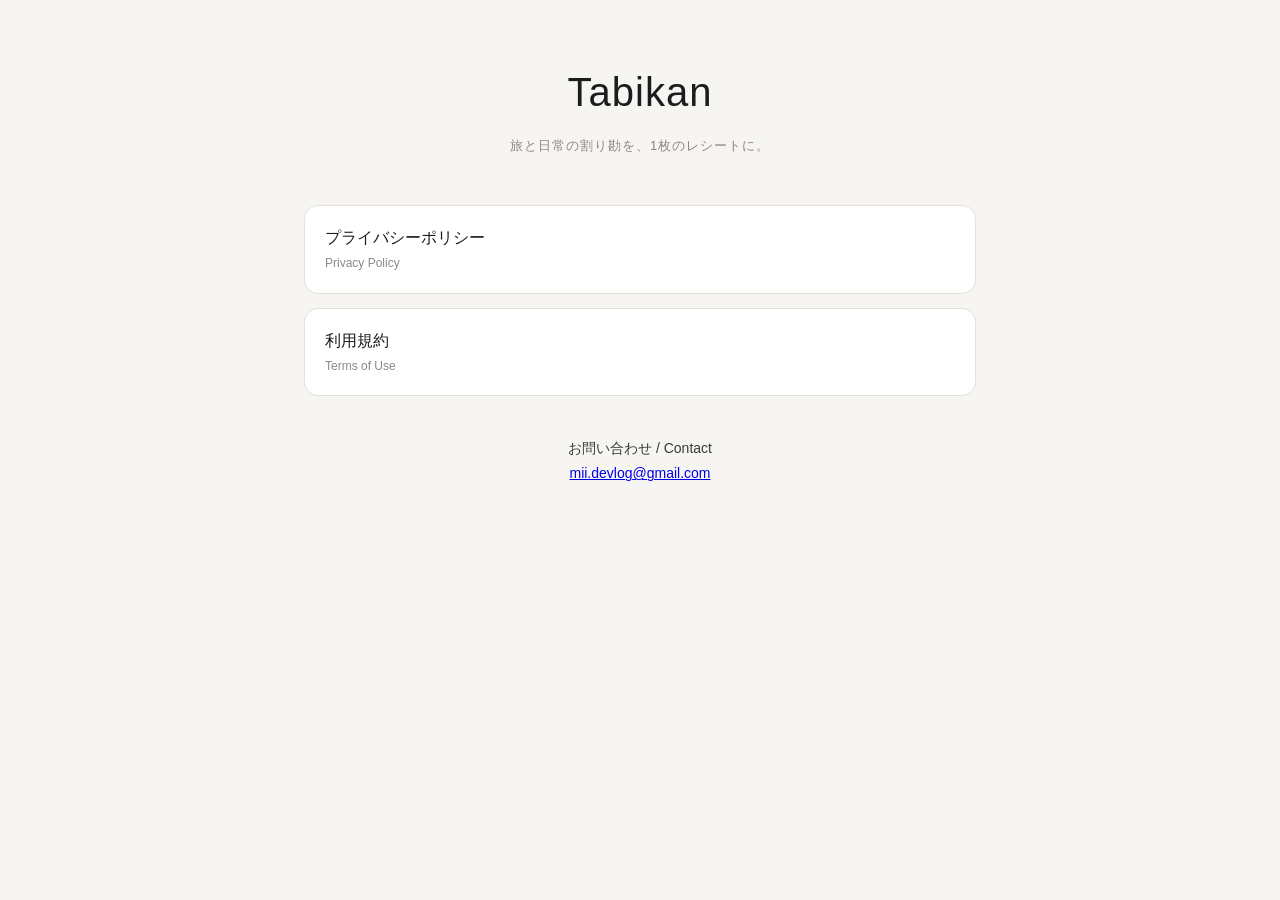
<file: index.html>
<!DOCTYPE html>
<html lang="ja">
<head>
  <meta charset="UTF-8" />
  <meta name="viewport" content="width=device-width, initial-scale=1.0" />
  <title>Tabikan — サポート</title>
  <link rel="stylesheet" href="style.css" />
</head>
<body>
  <div class="wrap">
    <div class="brand">
      <p class="logo">Tabikan</p>
      <p class="tagline">旅と日常の割り勘を、1枚のレシートに。</p>
    </div>

    <div class="home-links">
      <a href="privacy.html">プライバシーポリシー<span>Privacy Policy</span></a>
      <a href="terms.html">利用規約<span>Terms of Use</span></a>
    </div>

    <p class="contact">
      お問い合わせ / Contact<br />
      <a href="mailto:mii.devlog@gmail.com">mii.devlog@gmail.com</a>
    </p>
  </div>
</body>
</html>
</file>
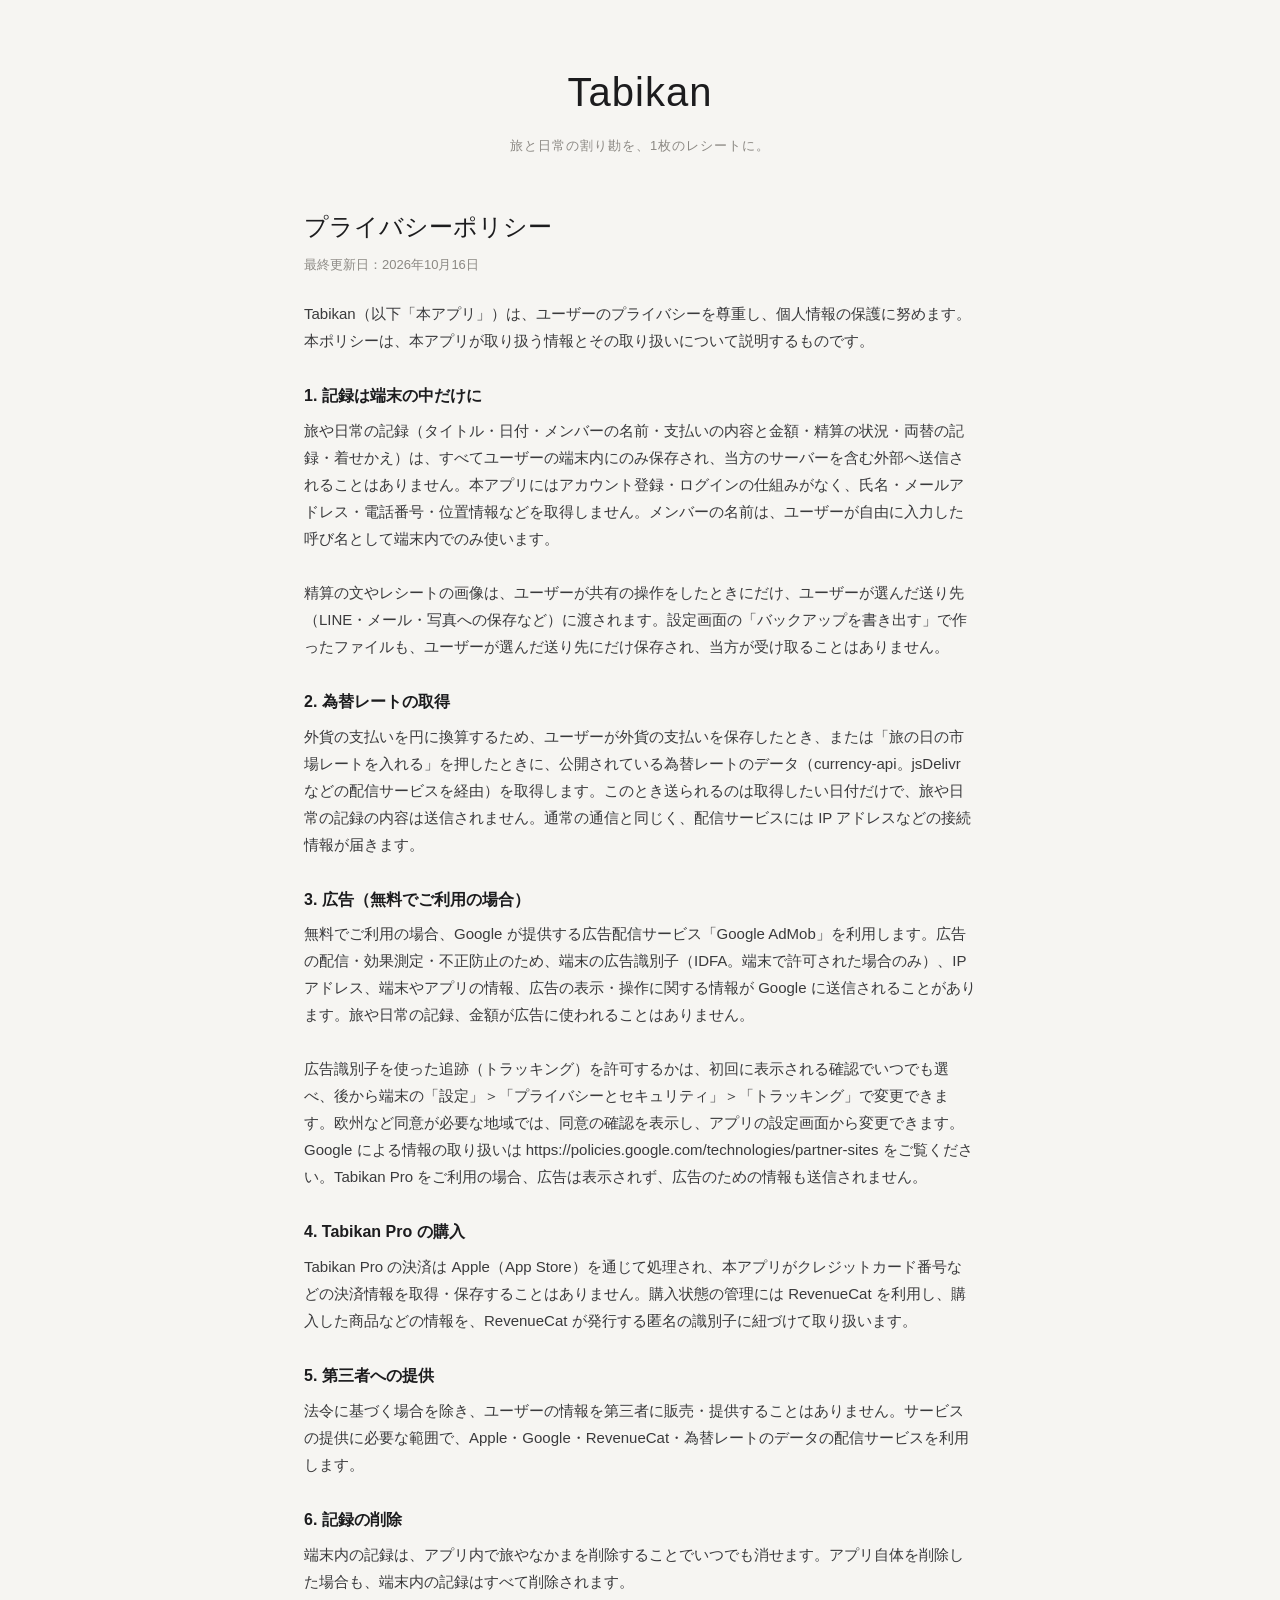
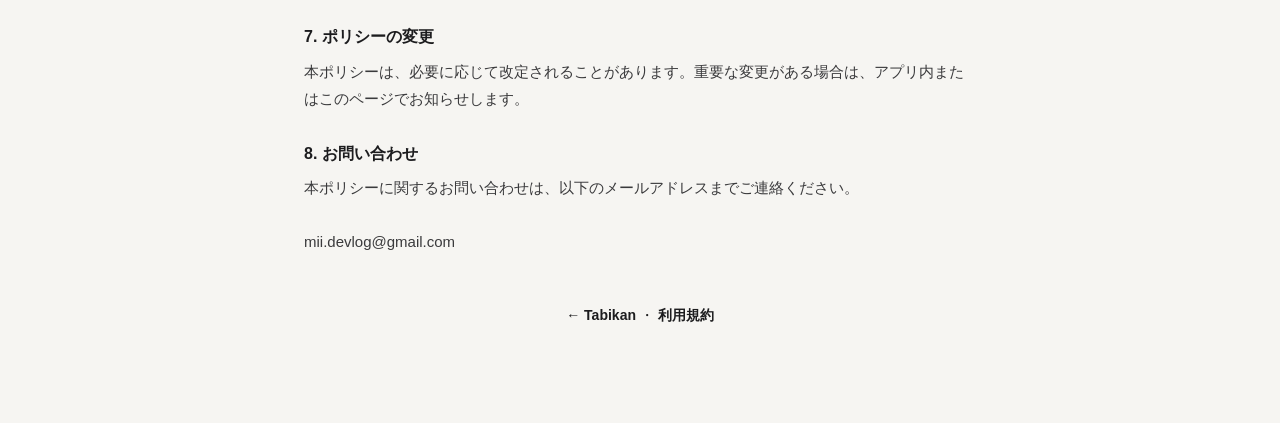
<file: privacy.html>
<!DOCTYPE html>
<html lang="ja">
<head>
  <meta charset="UTF-8" />
  <meta name="viewport" content="width=device-width, initial-scale=1.0" />
  <title>プライバシーポリシー — Tabikan</title>
  <link rel="stylesheet" href="style.css" />
</head>
<body>
  <div class="wrap">
    <div class="brand">
      <p class="logo">Tabikan</p>
      <p class="tagline">旅と日常の割り勘を、1枚のレシートに。</p>
    </div>

    <h1>プライバシーポリシー</h1>
    <p class="updated">最終更新日：2026年10月16日</p>
    <p class="lead">Tabikan（以下「本アプリ」）は、ユーザーのプライバシーを尊重し、個人情報の保護に努めます。本ポリシーは、本アプリが取り扱う情報とその取り扱いについて説明するものです。</p>

    <section>
      <h2>1. 記録は端末の中だけに</h2>
      <p>旅や日常の記録（タイトル・日付・メンバーの名前・支払いの内容と金額・精算の状況・両替の記録・着せかえ）は、すべてユーザーの端末内にのみ保存され、当方のサーバーを含む外部へ送信されることはありません。本アプリにはアカウント登録・ログインの仕組みがなく、氏名・メールアドレス・電話番号・位置情報などを取得しません。メンバーの名前は、ユーザーが自由に入力した呼び名として端末内でのみ使います。

精算の文やレシートの画像は、ユーザーが共有の操作をしたときにだけ、ユーザーが選んだ送り先（LINE・メール・写真への保存など）に渡されます。設定画面の「バックアップを書き出す」で作ったファイルも、ユーザーが選んだ送り先にだけ保存され、当方が受け取ることはありません。</p>
    </section>
    <section>
      <h2>2. 為替レートの取得</h2>
      <p>外貨の支払いを円に換算するため、ユーザーが外貨の支払いを保存したとき、または「旅の日の市場レートを入れる」を押したときに、公開されている為替レートのデータ（currency-api。jsDelivr などの配信サービスを経由）を取得します。このとき送られるのは取得したい日付だけで、旅や日常の記録の内容は送信されません。通常の通信と同じく、配信サービスには IP アドレスなどの接続情報が届きます。</p>
    </section>
    <section>
      <h2>3. 広告（無料でご利用の場合）</h2>
      <p>無料でご利用の場合、Google が提供する広告配信サービス「Google AdMob」を利用します。広告の配信・効果測定・不正防止のため、端末の広告識別子（IDFA。端末で許可された場合のみ）、IP アドレス、端末やアプリの情報、広告の表示・操作に関する情報が Google に送信されることがあります。旅や日常の記録、金額が広告に使われることはありません。

広告識別子を使った追跡（トラッキング）を許可するかは、初回に表示される確認でいつでも選べ、後から端末の「設定」＞「プライバシーとセキュリティ」＞「トラッキング」で変更できます。欧州など同意が必要な地域では、同意の確認を表示し、アプリの設定画面から変更できます。Google による情報の取り扱いは https://policies.google.com/technologies/partner-sites をご覧ください。Tabikan Pro をご利用の場合、広告は表示されず、広告のための情報も送信されません。</p>
    </section>
    <section>
      <h2>4. Tabikan Pro の購入</h2>
      <p>Tabikan Pro の決済は Apple（App Store）を通じて処理され、本アプリがクレジットカード番号などの決済情報を取得・保存することはありません。購入状態の管理には RevenueCat を利用し、購入した商品などの情報を、RevenueCat が発行する匿名の識別子に紐づけて取り扱います。</p>
    </section>
    <section>
      <h2>5. 第三者への提供</h2>
      <p>法令に基づく場合を除き、ユーザーの情報を第三者に販売・提供することはありません。サービスの提供に必要な範囲で、Apple・Google・RevenueCat・為替レートのデータの配信サービスを利用します。</p>
    </section>
    <section>
      <h2>6. 記録の削除</h2>
      <p>端末内の記録は、アプリ内で旅やなかまを削除することでいつでも消せます。アプリ自体を削除した場合も、端末内の記録はすべて削除されます。</p>
    </section>
    <section>
      <h2>7. ポリシーの変更</h2>
      <p>本ポリシーは、必要に応じて改定されることがあります。重要な変更がある場合は、アプリ内またはこのページでお知らせします。</p>
    </section>
    <section>
      <h2>8. お問い合わせ</h2>
      <p>本ポリシーに関するお問い合わせは、以下のメールアドレスまでご連絡ください。

mii.devlog@gmail.com</p>
    </section>

    <p class="nav"><a href="index.html">← Tabikan</a> ・ <a href="terms.html">利用規約</a></p>
  </div>
</body>
</html>
</file>
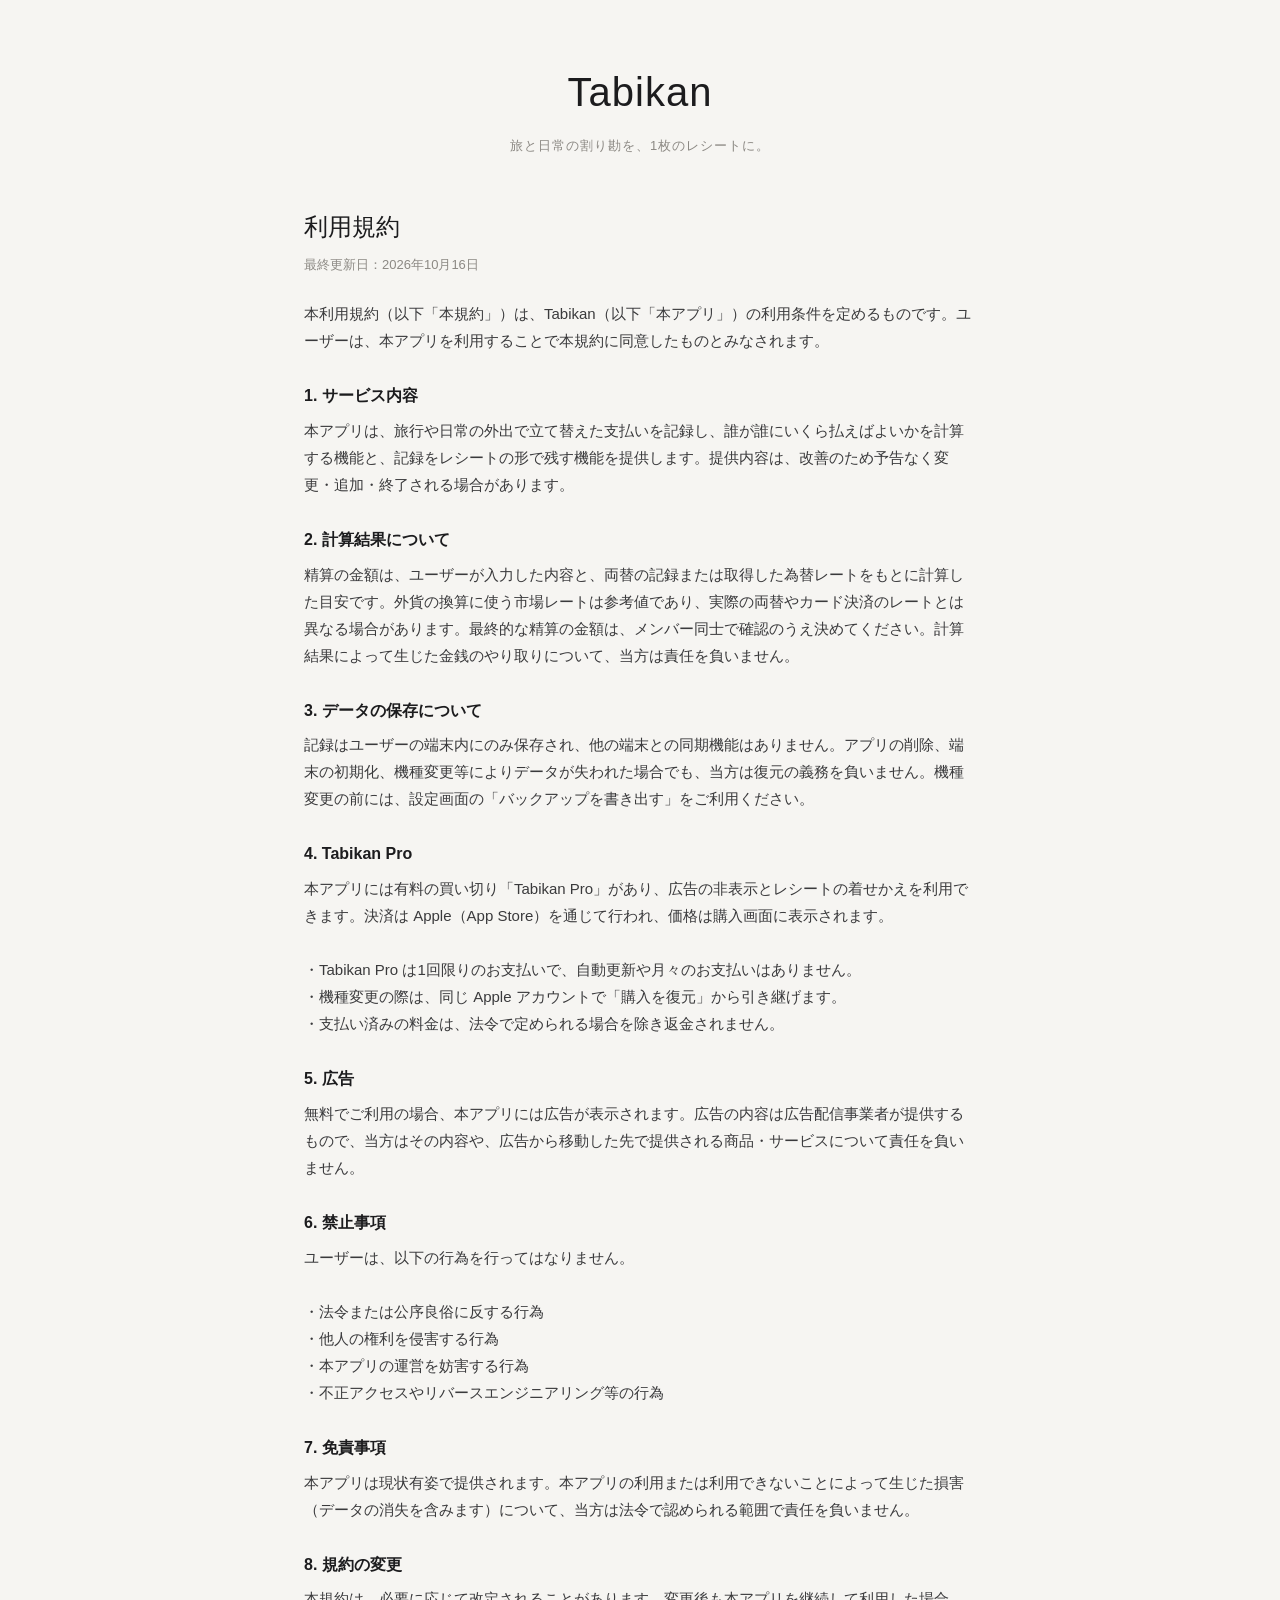
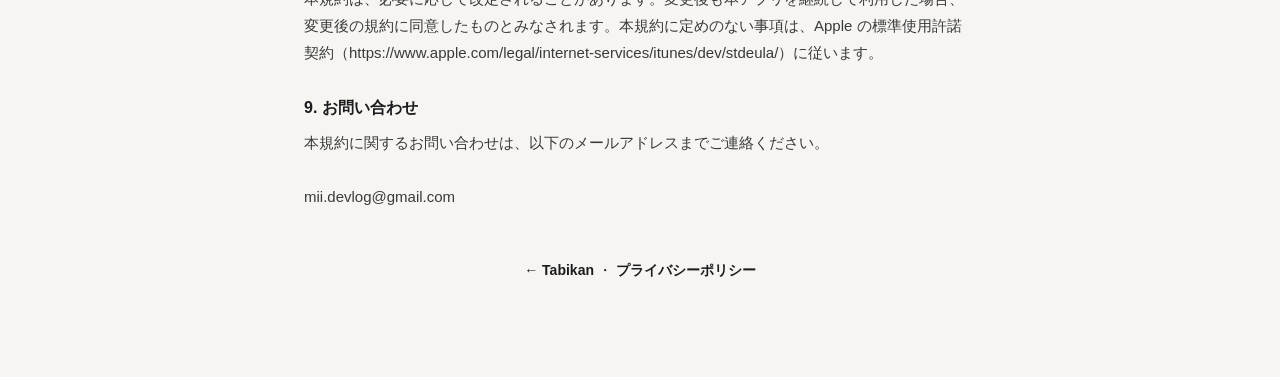
<file: terms.html>
<!DOCTYPE html>
<html lang="ja">
<head>
  <meta charset="UTF-8" />
  <meta name="viewport" content="width=device-width, initial-scale=1.0" />
  <title>利用規約 — Tabikan</title>
  <link rel="stylesheet" href="style.css" />
</head>
<body>
  <div class="wrap">
    <div class="brand">
      <p class="logo">Tabikan</p>
      <p class="tagline">旅と日常の割り勘を、1枚のレシートに。</p>
    </div>

    <h1>利用規約</h1>
    <p class="updated">最終更新日：2026年10月16日</p>
    <p class="lead">本利用規約（以下「本規約」）は、Tabikan（以下「本アプリ」）の利用条件を定めるものです。ユーザーは、本アプリを利用することで本規約に同意したものとみなされます。</p>

    <section>
      <h2>1. サービス内容</h2>
      <p>本アプリは、旅行や日常の外出で立て替えた支払いを記録し、誰が誰にいくら払えばよいかを計算する機能と、記録をレシートの形で残す機能を提供します。提供内容は、改善のため予告なく変更・追加・終了される場合があります。</p>
    </section>
    <section>
      <h2>2. 計算結果について</h2>
      <p>精算の金額は、ユーザーが入力した内容と、両替の記録または取得した為替レートをもとに計算した目安です。外貨の換算に使う市場レートは参考値であり、実際の両替やカード決済のレートとは異なる場合があります。最終的な精算の金額は、メンバー同士で確認のうえ決めてください。計算結果によって生じた金銭のやり取りについて、当方は責任を負いません。</p>
    </section>
    <section>
      <h2>3. データの保存について</h2>
      <p>記録はユーザーの端末内にのみ保存され、他の端末との同期機能はありません。アプリの削除、端末の初期化、機種変更等によりデータが失われた場合でも、当方は復元の義務を負いません。機種変更の前には、設定画面の「バックアップを書き出す」をご利用ください。</p>
    </section>
    <section>
      <h2>4. Tabikan Pro</h2>
      <p>本アプリには有料の買い切り「Tabikan Pro」があり、広告の非表示とレシートの着せかえを利用できます。決済は Apple（App Store）を通じて行われ、価格は購入画面に表示されます。

・Tabikan Pro は1回限りのお支払いで、自動更新や月々のお支払いはありません。
・機種変更の際は、同じ Apple アカウントで「購入を復元」から引き継げます。
・支払い済みの料金は、法令で定められる場合を除き返金されません。</p>
    </section>
    <section>
      <h2>5. 広告</h2>
      <p>無料でご利用の場合、本アプリには広告が表示されます。広告の内容は広告配信事業者が提供するもので、当方はその内容や、広告から移動した先で提供される商品・サービスについて責任を負いません。</p>
    </section>
    <section>
      <h2>6. 禁止事項</h2>
      <p>ユーザーは、以下の行為を行ってはなりません。

・法令または公序良俗に反する行為
・他人の権利を侵害する行為
・本アプリの運営を妨害する行為
・不正アクセスやリバースエンジニアリング等の行為</p>
    </section>
    <section>
      <h2>7. 免責事項</h2>
      <p>本アプリは現状有姿で提供されます。本アプリの利用または利用できないことによって生じた損害（データの消失を含みます）について、当方は法令で認められる範囲で責任を負いません。</p>
    </section>
    <section>
      <h2>8. 規約の変更</h2>
      <p>本規約は、必要に応じて改定されることがあります。変更後も本アプリを継続して利用した場合、変更後の規約に同意したものとみなされます。本規約に定めのない事項は、Apple の標準使用許諾契約（https://www.apple.com/legal/internet-services/itunes/dev/stdeula/）に従います。</p>
    </section>
    <section>
      <h2>9. お問い合わせ</h2>
      <p>本規約に関するお問い合わせは、以下のメールアドレスまでご連絡ください。

mii.devlog@gmail.com</p>
    </section>

    <p class="nav"><a href="index.html">← Tabikan</a> ・ <a href="privacy.html">プライバシーポリシー</a></p>
  </div>
</body>
</html>
</file>
<file: style.css>
:root {
  --bg: #F6F5F2;
  --card: #FFFFFF;
  --text: #1C1C1E;
  --text-secondary: #3A3A3C;
  --text-tertiary: #8C8984;
  --border: #E4E0D9;
}

* { box-sizing: border-box; }

body {
  margin: 0;
  background: var(--bg);
  color: var(--text);
  font-family: -apple-system, BlinkMacSystemFont, "Hiragino Sans",
    "Hiragino Kaku Gothic ProN", "Noto Sans JP", "Yu Gothic", Meiryo, sans-serif;
  line-height: 1.8;
  -webkit-font-smoothing: antialiased;
}

.wrap {
  max-width: 720px;
  margin: 0 auto;
  padding: 56px 24px 80px;
}

.brand {
  text-align: center;
  margin-bottom: 48px;
}

.brand .logo {
  font-size: 40px;
  font-weight: 300;
  letter-spacing: 1px;
  margin: 0;
}

.brand .tagline {
  font-size: 13px;
  letter-spacing: 1px;
  color: var(--text-tertiary);
  margin: 6px 0 0;
}

.lang {
  text-align: right;
  font-size: 13px;
  margin: -24px 0 24px;
}

.lang a { color: var(--text-secondary); }

h1 {
  font-size: 24px;
  font-weight: 500;
  margin: 0 0 4px;
}

.updated {
  font-size: 13px;
  color: var(--text-tertiary);
  margin: 0 0 24px;
}

.lead {
  font-size: 15px;
  color: var(--text-secondary);
}

section { margin-top: 28px; }

h2 {
  font-size: 16px;
  font-weight: 600;
  margin: 0 0 6px;
}

section p {
  font-size: 15px;
  color: var(--text-secondary);
  margin: 0;
  white-space: pre-line;
  overflow-wrap: anywhere;
}

hr {
  border: none;
  border-top: 1px solid var(--border);
  margin: 64px 0 48px;
}

.nav {
  text-align: center;
  margin-top: 48px;
  font-size: 14px;
}

.nav a {
  color: var(--text);
  text-decoration: none;
  font-weight: 600;
}

.nav a:hover { text-decoration: underline; }

.home-links {
  display: flex;
  flex-direction: column;
  gap: 14px;
}

.home-links a {
  display: block;
  background: var(--card);
  border: 1px solid var(--border);
  border-radius: 14px;
  padding: 18px 20px;
  color: var(--text);
  text-decoration: none;
  font-size: 16px;
  font-weight: 500;
}

.home-links a span {
  display: block;
  font-size: 12px;
  color: var(--text-tertiary);
  font-weight: 400;
}

.home-links a:hover { border-color: var(--text); }

.contact {
  margin-top: 40px;
  text-align: center;
  font-size: 14px;
  color: var(--text-secondary);
}
</file>
